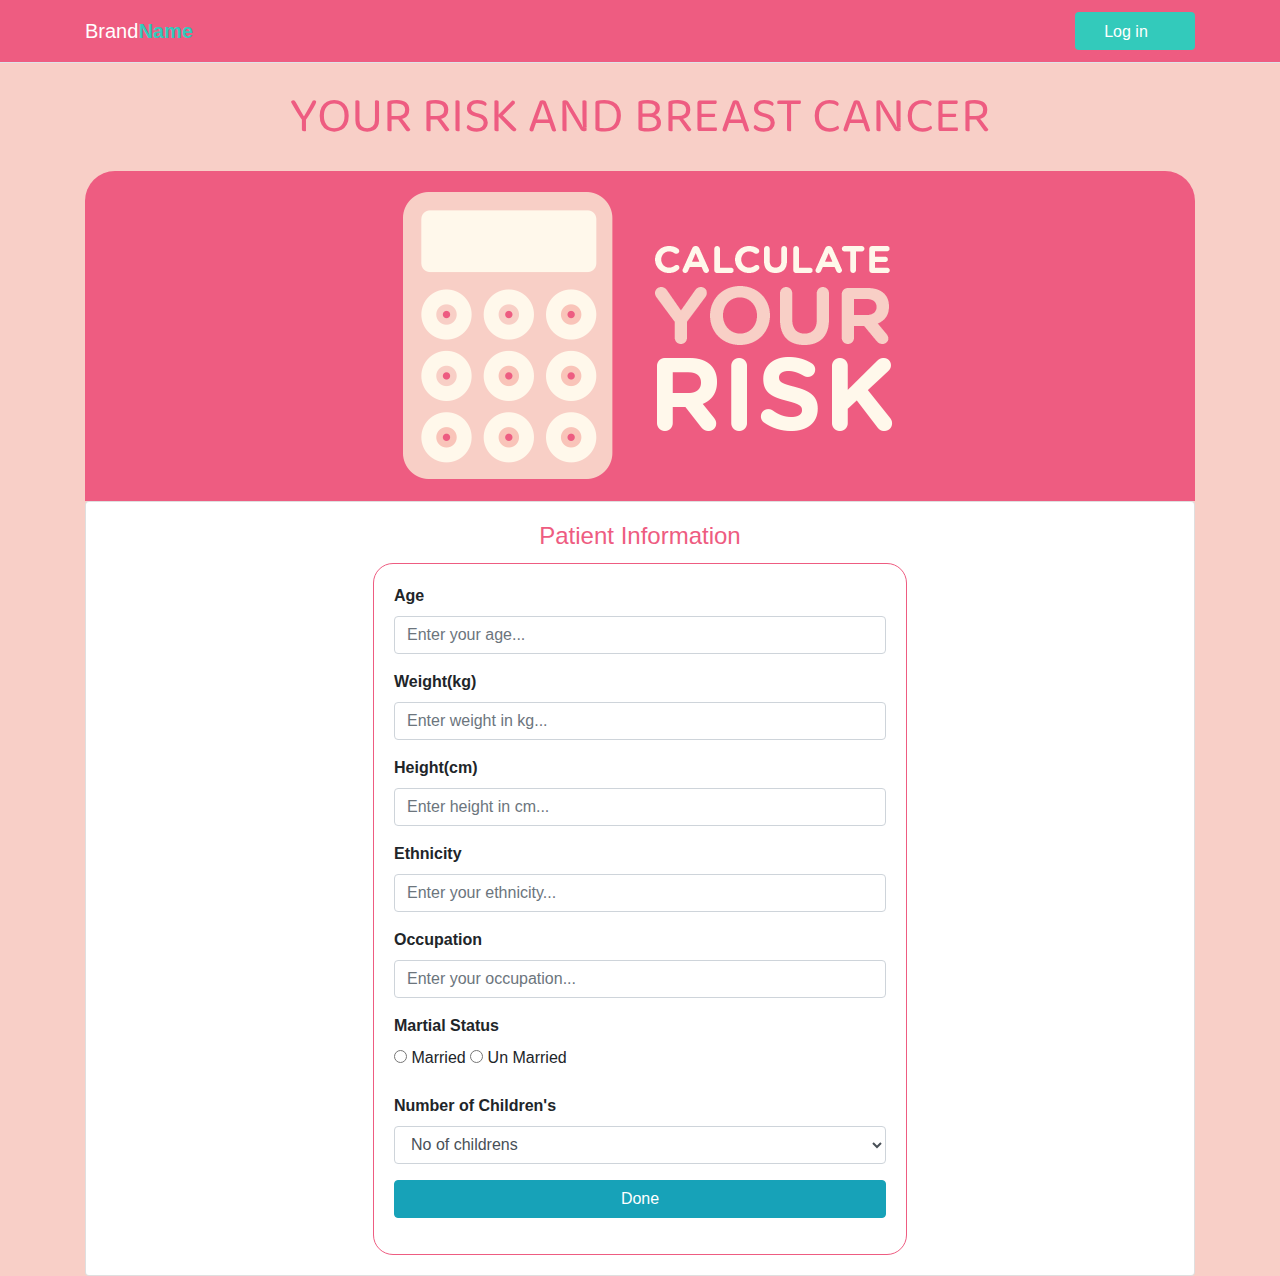
<file: index.html>
<!DOCTYPE html>
<html>
<head>
	<title>Breast Cancer Risk Calculator | Your risk and breast cancer</title>
	<meta charset="utf-8">
	<meta name="viewport" content="width=device-width, initial-scale=1.0">
	<meta http-equiv="Content-Type" content="text/html; charset=utf-8" />
	<!-- Custom css Link -->
	<link rel="stylesheet" type="text/css" href="css/style-1.css">
	<!-- Bootstrap CDN Link -->
	<link rel="stylesheet" href="https://maxcdn.bootstrapcdn.com/bootstrap/4.0.0/css/bootstrap.min.css">
	<!-- Font Awesome CDN Link -->
	<link href="https://stackpath.bootstrapcdn.com/font-awesome/4.7.0/css/font-awesome.min.css" rel="stylesheet">
	<!-- Google Fonts -->
	<link href='https://fonts.googleapis.com/css?family=Baloo' rel='stylesheet'>
</head>
<body style="background-color: #F8CFC7;">
<!-- Navigation Menu -->
<nav class="navbar navbar-default navbar-expand-lg navbar-dark">
	<div class="container">
	<div class="navbar-header d-flex col">
		<a class="navbar-brand" href="#">Brand<b>Name</b></a>  		
		<button type="button" data-target="#navbarCollapse" data-toggle="collapse" class="navbar-toggle navbar-toggler ml-auto">
			<span class="navbar-toggler-icon"></span>
			<span class="icon-bar"></span>
			<span class="icon-bar"></span>
			<span class="icon-bar"></span>
		</button>
	</div>
	<!-- Collection of nav links, forms, and other content for toggling -->
	<div id="navbarCollapse" class="collapse navbar-collapse justify-content-start">
		<ul class="nav navbar-nav navbar-right ml-auto">			
			<!--<li class="nav-item">
				<a data-toggle="dropdown" class="btn btn-primary nav-link dropdown-toggle" href="#">Login</a>
				<ul class="dropdown-menu form-wrapper">					
					<li>
						<form action="/examples/actions/confirmation.php" method="post">
							<p class="hint-text">Sign in with your social media account</p>
							<div class="form-group social-btn clearfix">
								<a href="#" class="btn btn-primary pull-left"><i class="fa fa-facebook"></i> Facebook</a>
								<a href="#" class="btn btn-info pull-right"><i class="fa fa-twitter"></i> Twitter</a>
							</div>
							<div class="or-seperator"><b>or</b></div>
							<div class="form-group">
								<input type="text" class="form-control" placeholder="Username" required="required">
							</div>
							<div class="form-group">
								<input type="password" class="form-control" placeholder="Password" required="required">
							</div>
							<input type="submit" class="btn btn-primary btn-block" value="Login">
							<div class="form-footer">
								<a href="#">Forgot Your password?</a>
							</div>
						</form>
					</li>
				</ul>
			</li>-->
			<li class="nav-item">
				<a href="#" data-toggle="dropdown" class="btn btn-primary dropdown-toggle get-started-btn mt-1 mb-1">Log in</a>
				<ul class="dropdown-menu form-wrapper">					
					<li>
						<form action="/examples/actions/confirmation.php" method="post">
							<p class="hint-text">Fill in this form to login to your account!</p>
							<div class="form-group">
								<input type="text" class="form-control" placeholder="Username" required="required">
							</div>
							<div class="form-group">
								<input type="password" class="form-control" placeholder="Password" required="required">
							</div>
							<div class="form-group">
								<label class="checkbox-inline"><input type="checkbox" required="required"> Remember me!</label>
							</div>
							<input type="submit" class="btn btn-primary btn-block" value="Log in">
						</form>
					</li>
				</ul>
			</li>
		</ul>
	</div>
	</div>
</nav>
<!-- Main Container --> 
<div class="container">
    <div class="row">
    	<div class="col-sm-12">
    		<h1 class="text-center my-4">Your risk and breast cancer</h1>
    	</div>
    </div>
    <div class="row">
    	<div class="col-sm-12">
    		<header>
    			<img src="img/banner.gif" class="img-fluid">
    		</header>
    		<main>
    			<div class="row">
    				<div class="col-sm-12">
    					<div class="card">
						  <div class="card-body">
						    <h4 class="card-title text-center">Patient Information</h4>
						    <form class="personal-info">
				                <div class="form-group">
				                  <label class="control-label">Age</label>
				                  <input class="form-control" type="text" placeholder="Enter your age...">
				                </div>
				                <div class="form-group">
				                  <label class="control-label">Weight(kg)</label>
				                  <input class="form-control" type="text" placeholder="Enter weight in kg...">
				                </div>
				                <div class="form-group">
				                  <label class="control-label">Height(cm)</label>
				                  <input class="form-control" type="text" placeholder="Enter height in cm...">
				                </div>
				                <div class="form-group">
				                  <label class="control-label">Ethnicity</label>
				                  <input class="form-control" type="text" placeholder="Enter your ethnicity...">
				                </div>
				                <div class="form-group">
				                  <label class="control-label">Occupation</label>
				                  <input class="form-control" type="text" placeholder="Enter your occupation...">
				                </div>
				                <div class="form-group">
				                  <label class="control-label">Martial Status</label><br>
				                  <label><input type="radio" name="martial-status"> Married</label>
				                  <label><input type="radio" name="martial-status"> Un Married</label>
				                </div>
				                <div class="form-group">
				                  <label class="control-label">Number of Children's</label><br>
				                  <select class="form-control">
				                  	<option value="noc" selected="true">No of childrens</option>
				                  	<option value="noc-1">1</option>
				                  	<option value="noc-2">2</option>
				                  	<option value="noc-3">3</option>
				                  	<option value="noc-4">4</option>
				                  	<option value="noc-5">5</option>
				                  	<option value="noc-6">6</option>
				                  	<option value="noc-7">7</option>
				                  	<option value="noc-8">8</option>
				                  	<option value="noc-9">9</option>
				                  	<option value="noc-10">10</option>
				                  	<option value="noc-11">11</option>
				                  	<option value="noc-more">More than 11</option>
				                  </select>
				                  <div class="my-3">
				                  	<a href="questionaire-1.html" class="btn btn-info btn-block">Done</a>
				                  </div>
				                </div>
				            </form>
						  </div>
						</div>
    				</div>
    			</div>
    		</main>
    		
    	</div>
    </div>
</div>

    
<!-- End Main -->
<!-- Bootstrap Scripts CDN Links -->
<script src="https://code.jquery.com/jquery-3.2.1.slim.min.js"></script>
<script src="https://cdnjs.cloudflare.com/ajax/libs/popper.js/1.12.9/umd/popper.min.js"></script>
<script src="https://maxcdn.bootstrapcdn.com/bootstrap/4.0.0/js/bootstrap.min.js"></script>

<!-- Drop down form Script -->
<script type="text/javascript">
	// Prevent dropdown menu from closing when click inside the form
	$(document).on("click", ".navbar-right .dropdown-menu", function(e){
		e.stopPropagation();
	});
</script>
</body>
</html>
</file>
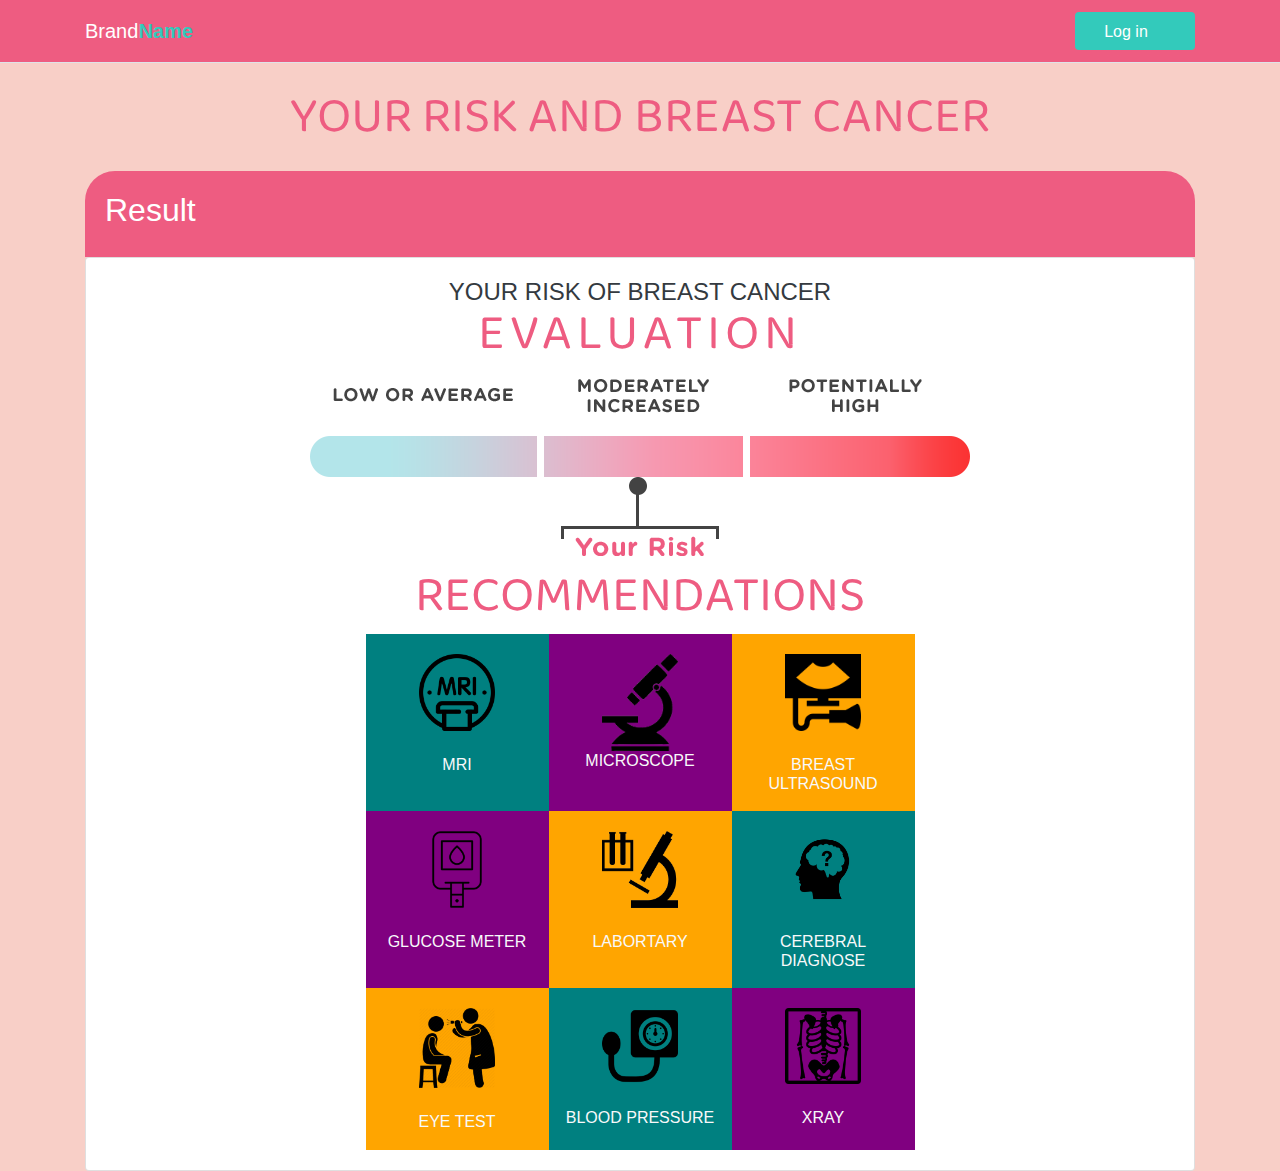
<file: evaluation.html>
<!DOCTYPE html>
<html>
<head>
	<title>Breast Cancer Risk Calculator | Your risk and breast cancer</title>
	<meta charset="utf-8">
	<meta name="viewport" content="width=device-width, initial-scale=1.0">
	<meta http-equiv="Content-Type" content="text/html; charset=utf-8" />
	<!-- Custom css Link -->
	<link rel="stylesheet" type="text/css" href="css/style-1.css">
	<!-- Bootstrap CDN Link -->
	<link rel="stylesheet" href="https://maxcdn.bootstrapcdn.com/bootstrap/4.0.0/css/bootstrap.min.css">
	<!-- Font Awesome CDN Link -->
	<link href="https://stackpath.bootstrapcdn.com/font-awesome/4.7.0/css/font-awesome.min.css" rel="stylesheet">
	<!-- Google Fonts -->
	<link href='https://fonts.googleapis.com/css?family=Baloo' rel='stylesheet'>
</head>
<body style="background-color: #F8CFC7;">
<!-- Navigation Menu -->
<nav class="navbar navbar-default navbar-expand-lg navbar-dark">
	<div class="container">
	<div class="navbar-header d-flex col">
		<a class="navbar-brand" href="#">Brand<b>Name</b></a>  		
		<button type="button" data-target="#navbarCollapse" data-toggle="collapse" class="navbar-toggle navbar-toggler ml-auto">
			<span class="navbar-toggler-icon"></span>
			<span class="icon-bar"></span>
			<span class="icon-bar"></span>
			<span class="icon-bar"></span>
		</button>
	</div>
	<!-- Collection of nav links, forms, and other content for toggling -->
	<div id="navbarCollapse" class="collapse navbar-collapse justify-content-start">
		<ul class="nav navbar-nav navbar-right ml-auto">			
			<!--<li class="nav-item">
				<a data-toggle="dropdown" class="btn btn-primary nav-link dropdown-toggle" href="#">Login</a>
				<ul class="dropdown-menu form-wrapper">					
					<li>
						<form action="/examples/actions/confirmation.php" method="post">
							<p class="hint-text">Sign in with your social media account</p>
							<div class="form-group social-btn clearfix">
								<a href="#" class="btn btn-primary pull-left"><i class="fa fa-facebook"></i> Facebook</a>
								<a href="#" class="btn btn-info pull-right"><i class="fa fa-twitter"></i> Twitter</a>
							</div>
							<div class="or-seperator"><b>or</b></div>
							<div class="form-group">
								<input type="text" class="form-control" placeholder="Username" required="required">
							</div>
							<div class="form-group">
								<input type="password" class="form-control" placeholder="Password" required="required">
							</div>
							<input type="submit" class="btn btn-primary btn-block" value="Login">
							<div class="form-footer">
								<a href="#">Forgot Your password?</a>
							</div>
						</form>
					</li>
				</ul>
			</li>-->
			<li class="nav-item">
				<a href="#" data-toggle="dropdown" class="btn btn-primary dropdown-toggle get-started-btn mt-1 mb-1">Log in</a>
				<ul class="dropdown-menu form-wrapper">					
					<li>
						<form action="/examples/actions/confirmation.php" method="post">
							<p class="hint-text">Fill in this form to login to your account!</p>
							<div class="form-group">
								<input type="text" class="form-control" placeholder="Username" required="required">
							</div>
							<div class="form-group">
								<input type="password" class="form-control" placeholder="Password" required="required">
							</div>
							<div class="form-group">
								<label class="checkbox-inline"><input type="checkbox" required="required"> Remember me!</label>
							</div>
							<input type="submit" class="btn btn-primary btn-block" value="Log in">
						</form>
					</li>
				</ul>
			</li>
		</ul>
	</div>
	</div>
</nav>
<!-- Main Container --> 
<div class="container">
    <div class="row">
    	<div class="col-sm-12">
    		<h1 class="text-center my-4">Your risk and breast cancer</h1>
    	</div>
    </div>
    <div class="row">
    	<div class="col-sm-12">
    		<header>
    			<h2 style="color: white;">Result</h2>
    		</header>
    		<main> <!-- Evaluation -->
    			<div class="row">
    				<div class="col-sm-12">
    					<div class="card">
						  <div class="card-body">
						    <h4 class="card-title text-center text-uppercase text-dark">Your Risk of Breast Cancer</h4>
						    <h1 class="card-title text-center text-uppercase" style="letter-spacing:
						     5px;margin-top: -15px;">EVALUATION</h1>
						    <div class="scale-wrap">
						      <div class="scale">
						      	<img src="img/scale.png" class="img-fluid" style="display: block;margin: auto;">
						      </div>
						      <div class="scale-marker scale-85">
						      	<img src="img\scale_marker.png" class="img-fluid" style="display: block;margin: auto;">
						      </div><!-- Scale classes in increments of 10. Min 20. Max 80 -->
						    </div>
						    <!-- Recommendation -->
						    <div class="row" style="margin-top: 10px;">
						    	<div class="col-sm-3"></div>
						    	<div class="col-sm-6">
						    		<h1 class="text-center">Recommendations</h1>
						    		<div class="row">

						    			<div class="col-sm-4 recommendation-1" data-toggle="modal" data-target="#myModal">
						    				<img src="img/mri.png" class="img-fluid" style="width:50%;margin: 10px auto 0 auto;display: block;"><br>
						    				<h6 class="text-center text-light">MRI</h6>
						    			</div>
						    			<div class="col-sm-4 recommendation-3" data-toggle="modal" data-target="#myModal">
						    				<img src="img/microscope.png" class="img-fluid" style="width:50%;margin: 10px auto 0 auto;display: block;">
						    				<h6 class="text-center text-light">MICROSCOPE</h6>
						    			</div>
						    			<div class="col-sm-4 recommendation-2" data-toggle="modal" data-target="#myModal">
						    				<img src="img/ultrasound.png" class="img-fluid" style="width:50%;margin: 10px auto 0 auto;display: block;"><br>
						    				<h6 class="text-center text-light">BREAST ULTRASOUND</h6>
						    			</div>
						    		</div>
						    		<div class="row">
						    			<div class="col-sm-4 recommendation-3" data-toggle="modal" data-target="#myModal">
						    				<img src="img/glucosemeter.png" class="img-fluid" style="width:50%;margin: 10px auto 0 auto;display: block;"><br>
						    				<h6 class="text-center text-light">GLUCOSE METER</h6>
						    			</div>
						    			<div class="col-sm-4 recommendation-2" data-toggle="modal" data-target="#myModal">
						    				<img src="img/labortary.png" class="img-fluid" style="width:50%;margin: 10px auto 0 auto;display: block;"><br>
						    				<h6 class="text-center text-light">LABORTARY</h6>
						    			</div>
						    			<div class="col-sm-4 recommendation-1" data-toggle="modal" data-target="#myModal">
						    				<img src="img/cerebral.png" class="img-fluid" style="width:50%;margin: 10px auto 0 auto;display: block;"><br>
						    				<h6 class="text-center text-light">CEREBRAL DIAGNOSE</h6>
						    			</div>
						    		</div>
						    		<div class="row">
						    			<div class="col-sm-4 recommendation-2" data-toggle="modal" data-target="#myModal">
						    				<img src="img/eyetest.png" class="img-fluid" style="width:50%;margin: 10px auto 0 auto;display: block;"><br>
						    				<h6 class="text-center text-light">EYE TEST</h6>
						    			</div>
						    			<div class="col-sm-4 recommendation-1" data-toggle="modal" data-target="#myModal">
						    				<img src="img/bloodpressure.png" class="img-fluid" style="width:50%;margin: 10px auto 0 auto;display: block;"><br>
						    				<h6 class="text-center text-light">BLOOD PRESSURE</h6>
						    			</div>
						    			<div class="col-sm-4 recommendation-3" data-toggle="modal" data-target="#myModal">
						    				<img src="img/xray.png" class="img-fluid" style="width:50%;margin: 10px auto 0 auto;display: block;"><br>
						    				<h6 class="text-center text-light">XRAY</h6>
						    			</div>
						    		</div>
						    	</div>
						    	<div class="col-sm-3"></div>
						    </div>
						</div>
					</div>
				</div>
    		</main>
    		
    	</div>
    </div>
    
	<!-- The Modal -->
  <div class="modal fade" id="myModal">
    <div class="modal-dialog modal-dialog-centered">
      <div class="modal-content">
      
        <!-- Modal Header -->
        <div class="modal-header">
          <h4 class="modal-title">More Details</h4>
          <button type="button" class="close" data-dismiss="modal">&times;</button>
        </div>
        
        <!-- Modal body -->
        <div class="modal-body">
          <p>Lorem Ipsum is simply dummy text of the printing and typesetting industry. Lorem Ipsum has been the industry's standard dummy text ever since the 1500s, when an unknown printer took a galley of type and scrambled it to make a type specimen book. It has survived not only five centuries, but also the leap into electronic typesetting, remaining essentially unchanged. It was popularised in the 1960s with the release of Letraset sheets containing Lorem Ipsum passages, and more recently with desktop publishing software like Aldus PageMaker including versions of Lorem Ipsum.</p>
          <ul>
          	<li>Breast ultrasound</li>
          	<li>Digital mammogram</li>
          	<li>MRI</li>
          	<li>Biopsy</li>
          	<li>Gene test</li>
          	<li>Doctor Counselling</li>
          	<li>Can use these icon for</li>
		  </ul>
        </div>
        
        <!-- Modal footer -->
        <div class="modal-footer">
          <button type="button" class="btn btn-secondary" data-dismiss="modal">Close</button>
        </div>
        
      </div>
    </div>
  </div>
</div>
    
<!-- End Main -->
<!-- Bootstrap Scripts CDN Links -->
<script src="https://code.jquery.com/jquery-3.2.1.slim.min.js"></script>
<script src="https://cdnjs.cloudflare.com/ajax/libs/popper.js/1.12.9/umd/popper.min.js"></script>
<script src="https://maxcdn.bootstrapcdn.com/bootstrap/4.0.0/js/bootstrap.min.js"></script>
<script src="http://ajax.googleapis.com/ajax/libs/jquery/1.10.2/jquery.min.js"></script>
<!-- Custom script -->
<script type="text/javascript" src="js/script.js"></script>
<!-- Drop down form Script -->
<script type="text/javascript">
	// Prevent dropdown menu from closing when click inside the form
	$(document).on("click", ".navbar-right .dropdown-menu", function(e){
		e.stopPropagation();
	});
</script>
</body>
</html>
</file>
<file: css/style-1.css>
body{
		font-family: 'Varela Round', sans-serif;

	}
	.form-control {
		box-shadow: none;		
		font-weight: normal;
		font-size: 13px;
	}
	.form-control:focus {
		border-color: #33cabb;
		box-shadow: 0 0 8px rgba(0,0,0,0.1);
	}
	.navbar-header.col {
		padding: 0 !important;
	}	
	.navbar {
		background-color: #ee5c81 !important;
		padding-left: 16px;
		padding-right: 16px;
		border-bottom: 1px solid #dfe3e8;
		border-radius: 0;
	}
	.nav-link img {
		border-radius: 50%;
		width: 36px;
		height: 36px;
		margin: -8px 0;
		float: left;
		margin-right: 10px;
	}
	.navbar .navbar-brand, .navbar .navbar-brand:hover, .navbar .navbar-brand:focus {
		padding-left: 0;
		font-size: 20px;
		padding-right: 50px;
	}
	.navbar .navbar-brand b {
		font-weight: bold;
		color: #33cabb;		
	}
	.navbar .form-inline {
        display: inline-block;
    }
	.navbar .nav li {
		position: relative;
	}
	.navbar .nav li a {
		color: #888;
	}
	.search-box {
        position: relative;
    }	
    .search-box input {
        padding-right: 35px;
		border-color: #dfe3e8;
        border-radius: 4px !important;
		box-shadow: none
    }
	.search-box .input-group-addon {
        min-width: 35px;
        border: none;
        background: transparent;
        position: absolute;
        right: 0;
        z-index: 9;
        padding: 7px;
		height: 100%;
    }
    .search-box i {
        color: #a0a5b1;
		font-size: 19px;
    }
	.navbar .nav .btn-primary, .navbar .nav .btn-primary:active {
		color: #fff;
		background: #33cabb;
		padding-top: 8px;
		padding-bottom: 6px;
		vertical-align: middle;
		border: none;
	}	
	.navbar .nav .btn-primary:hover, .navbar .nav .btn-primary:focus {		
		color: #fff;
		outline: none;
		background: #31bfb1;
	}
	.navbar .navbar-right li:first-child a {
		padding-right: 30px;
	}
	.navbar .nav-item i {
		font-size: 18px;
	}
	.navbar .dropdown-item i {
		font-size: 16px;
		min-width: 22px;
	}
	.navbar ul.nav li.active a, .navbar ul.nav li.open > a {
		background: transparent !important;
	}	
	.navbar .nav .get-started-btn {
		min-width: 120px;
		margin-top: 8px;
		margin-bottom: 8px;
	}
	.navbar ul.nav li.open > a.get-started-btn {
		color: #fff;
		background: #31bfb1 !important;
	}
	.navbar .dropdown-menu {
		border-radius: 1px;
		border-color: #e5e5e5;
		box-shadow: 0 2px 8px rgba(0,0,0,.05);
	}
	.navbar .nav .dropdown-menu li {
		color: #999;
		font-weight: normal;
	}
	.navbar .nav .dropdown-menu li a, .navbar .nav .dropdown-menu li a:hover, .navbar .nav .dropdown-menu li a:focus {
		padding: 8px 20px;
		line-height: normal;
	}
	.navbar .navbar-form {
		border: none;
	}
	.navbar .dropdown-menu.form-wrapper {
		width: 280px;
		padding: 20px;
		left: auto;
		right: 0;
        font-size: 14px;
	}
	.navbar .dropdown-menu.form-wrapper a {		
		color: #33cabb;
		padding: 0 !important;
	}
	.navbar .dropdown-menu.form-wrapper a:hover{
		text-decoration: underline;
	}
	.navbar .form-wrapper .hint-text {
		text-align: center;
		margin-bottom: 15px;
		font-size: 13px;
	}
	.navbar .form-wrapper .social-btn .btn, .navbar .form-wrapper .social-btn .btn:hover {
		color: #fff;
        margin: 0;
		padding: 0 !important;
		font-size: 13px;
		border: none;
		transition: all 0.4s;
		text-align: center;
		line-height: 34px;
		width: 47%;
		text-decoration: none;
    }	
	.navbar .social-btn .btn-primary {
		background: #507cc0;
	}
	.navbar .social-btn .btn-primary:hover {
		background: #4676bd;
	}
	.navbar .social-btn .btn-info {
		background: #64ccf1;
	}
	.navbar .social-btn .btn-info:hover {
		background: #4ec7ef;
	}
	.navbar .social-btn .btn i {
		margin-right: 5px;
		font-size: 16px;
		position: relative;
		top: 2px;
	}
	.navbar .form-wrapper .form-footer {
		text-align: center;
		padding-top: 10px;
		font-size: 13px;
	}
	.navbar .form-wrapper .form-footer a:hover{
		text-decoration: underline;
	}
	.navbar .form-wrapper .checkbox-inline input {
		margin-top: 3px;
	}
	.or-seperator {
        margin-top: 32px;
		text-align: center;
		border-top: 1px solid #e0e0e0;
    }
    .or-seperator b {
		color: #666;
        padding: 0 8px;
		width: 30px;
		height: 30px;
		font-size: 13px;
		text-align: center;
		line-height: 26px;
		background: #fff;
		display: inline-block;
		border: 1px solid #e0e0e0;
		border-radius: 50%;
		position: relative;
		top: -15px;
		z-index: 1;
    }
    .navbar .checkbox-inline {
		font-size: 13px;
	}
	.navbar .navbar-right .dropdown-toggle::after {
		display: none;
	}
	@media (min-width: 1200px){
		.form-inline .input-group {
			width: 300px;
			margin-left: 30px;
		}
	}
	@media (max-width: 768px){
		.navbar .dropdown-menu.form-wrapper {
			width: 100%;
			padding: 10px 15px;
			background: transparent;
			border: none;
		}
		.navbar .form-inline {
			display: block;
		}
		.navbar .input-group {
			width: 100%;
		}
		.navbar .nav .btn-primary, .navbar .nav .btn-primary:active {
			display: block;
		}
	}
	.container h1{
		color: #EE5C81;
		font-family: 'Baloo';
		font-size: 50px;
		text-transform: uppercase;
		 font-weight: 200;
	}
	header{
		height: auto;
		padding: 20px;
		background-color: #EE5C81;
		border-top-left-radius: 30px; 
		border-top-right-radius: 30px;
	}
	header img{
		display: block;
		margin: auto;
	}
	section{
		height: auto;;
		background-color: #F6E5D7;
		padding: 20px;
	}
	section h5{
		text-align: center;
		color: #EE5C81;
	}
	main h4{
		color: #EE5C81;
	}
	.personal-info{
		width: 50%; 
		margin: auto;
		border: 1px solid #EE5C81;
		padding: 20px;
		border-radius: 20px;
	}
	@media screen and (max-width: 768px){
		.personal-info{
			width: 100%;
		}
	}
	.control-label{
		font-weight: bold;
	}
	.questionaireForm{
		width: 50%; 
		margin: auto;
		border: 1px solid #EE5C81;
		padding: 20px;
		border-radius: 20px;
	}
	@media screen and (max-width: 768px){
		.questionaireForm{
			width: 100%;
		}
	}
	.footer{
		padding: 20px;
		background-color: #F6E5D7;
	}
	.recommendation-1{
		height: auto;
		background-color: teal;
		position: relative;
		padding: 10px;"
	}
	.recommendation-1:hover{
		opacity: 0.7;
		cursor: pointer;
	}
	.recommendation-2{
		height: auto;
		background-color: orange;
		position: relative;
		padding: 10px;"
	}
	.recommendation-2:hover{
		opacity: 0.7;
		cursor: pointer;
	}
	.recommendation-3{
		height: auto;
		background-color: purple;
		position: relative;
		padding: 10px;"
	}
	.recommendation-3:hover{
		opacity: 0.7;
		cursor: pointer;
	}
</file>
